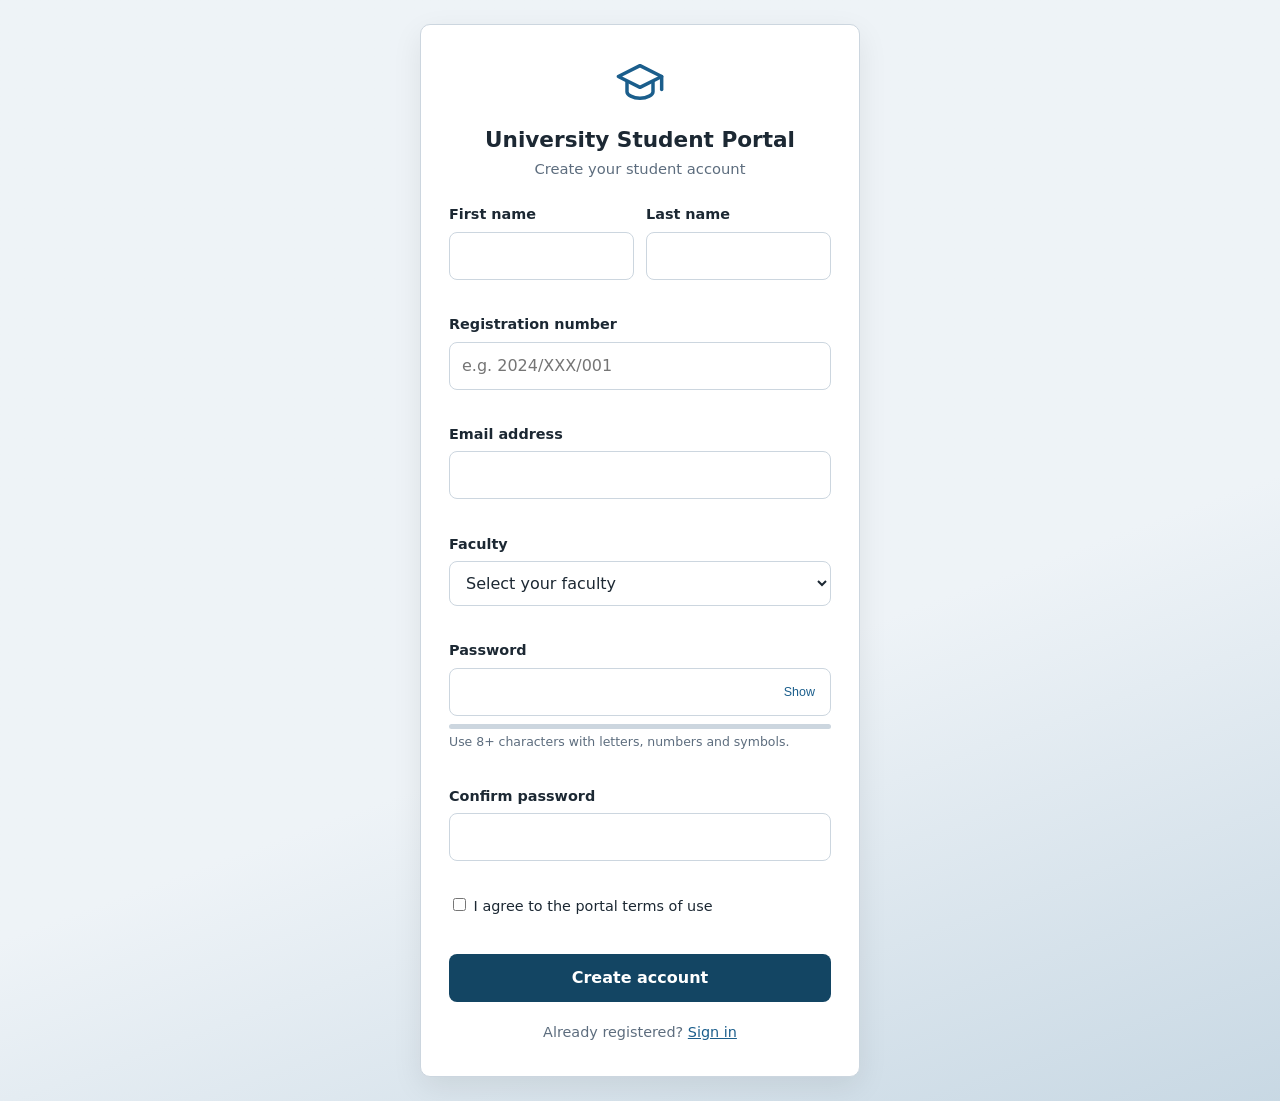
<file: index.html>
<!DOCTYPE html>
<html lang="en">
<head>
  <meta charset="UTF-8">
  <meta name="viewport" content="width=device-width, initial-scale=1">
  <meta name="description" content="Student portal sign-up template">
  <title>Student Sign Up | University Student Portal</title>
  <link rel="stylesheet" href="styles.css">
  <script src="app.js" defer></script>
</head>
<body>
  <main class="card">

    <header class="brand">
      <svg viewBox="0 0 24 24" fill="none" stroke="currentColor" stroke-width="1.6" stroke-linecap="round" stroke-linejoin="round" aria-hidden="true">
        <path d="M2 9l10-5 10 5-10 5z"/><path d="M6 11.5V16c0 1.5 2.7 3 6 3s6-1.5 6-3v-4.5"/><path d="M22 9v6"/>
      </svg>
      <h1 data-institution>University Student Portal</h1>
      <p>Create your student account</p>
    </header>

    <div id="alert" class="alert" role="alert" aria-live="polite"></div>

    <form id="signup-form" novalidate>
      <div class="row">
        <div class="field">
          <label for="firstName">First name</label>
          <input id="firstName" name="firstName" type="text" autocomplete="given-name" required>
          <p class="error" id="firstName-error"></p>
        </div>
        <div class="field">
          <label for="lastName">Last name</label>
          <input id="lastName" name="lastName" type="text" autocomplete="family-name" required>
          <p class="error" id="lastName-error"></p>
        </div>
      </div>

      <div class="field">
        <label for="regNo">Registration number</label>
        <input id="regNo" name="regNo" type="text" autocomplete="off" placeholder="e.g. 2024/XXX/001" required>
        <p class="error" id="regNo-error"></p>
      </div>

      <div class="field">
        <label for="email">Email address</label>
        <input id="email" name="email" type="email" autocomplete="email" required>
        <p class="error" id="email-error"></p>
      </div>

      <div class="field">
        <label for="faculty">Faculty</label>
        <select id="faculty" name="faculty" required>
          <option value="">Select your faculty</option>
          <option>Applied Sciences</option>
          <option>Computing and Informatics</option>
          <option>Engineering</option>
          <option>Medicine</option>
          <option>Business and Management</option>
          <option>Interdisciplinary Studies</option>
        </select>
        <p class="error" id="faculty-error"></p>
      </div>

      <div class="field">
        <label for="password">Password</label>
        <div class="password-wrap">
          <input id="password" name="password" type="password" autocomplete="new-password" required minlength="8" aria-describedby="strength-label">
          <button type="button" class="toggle-pw" data-toggle="password" aria-label="Show password">Show</button>
        </div>
        <div class="strength" aria-hidden="true"><span id="strength-bar"></span></div>
        <p class="strength-label" id="strength-label">Use 8+ characters with letters, numbers and symbols.</p>
        <p class="error" id="password-error"></p>
      </div>

      <div class="field">
        <label for="confirm">Confirm password</label>
        <input id="confirm" name="confirm" type="password" autocomplete="new-password" required>
        <p class="error" id="confirm-error"></p>
      </div>

      <div class="field">
        <label style="font-weight:400"><input type="checkbox" id="terms" style="width:auto"> I agree to the portal terms of use</label>
        <p class="error" id="terms-error"></p>
      </div>

      <button class="btn" type="submit">Create account</button>
    </form>

    <p class="switch">Already registered? <a href="login.html">Sign in</a></p>
  </main>
</body>
</html>
</file>
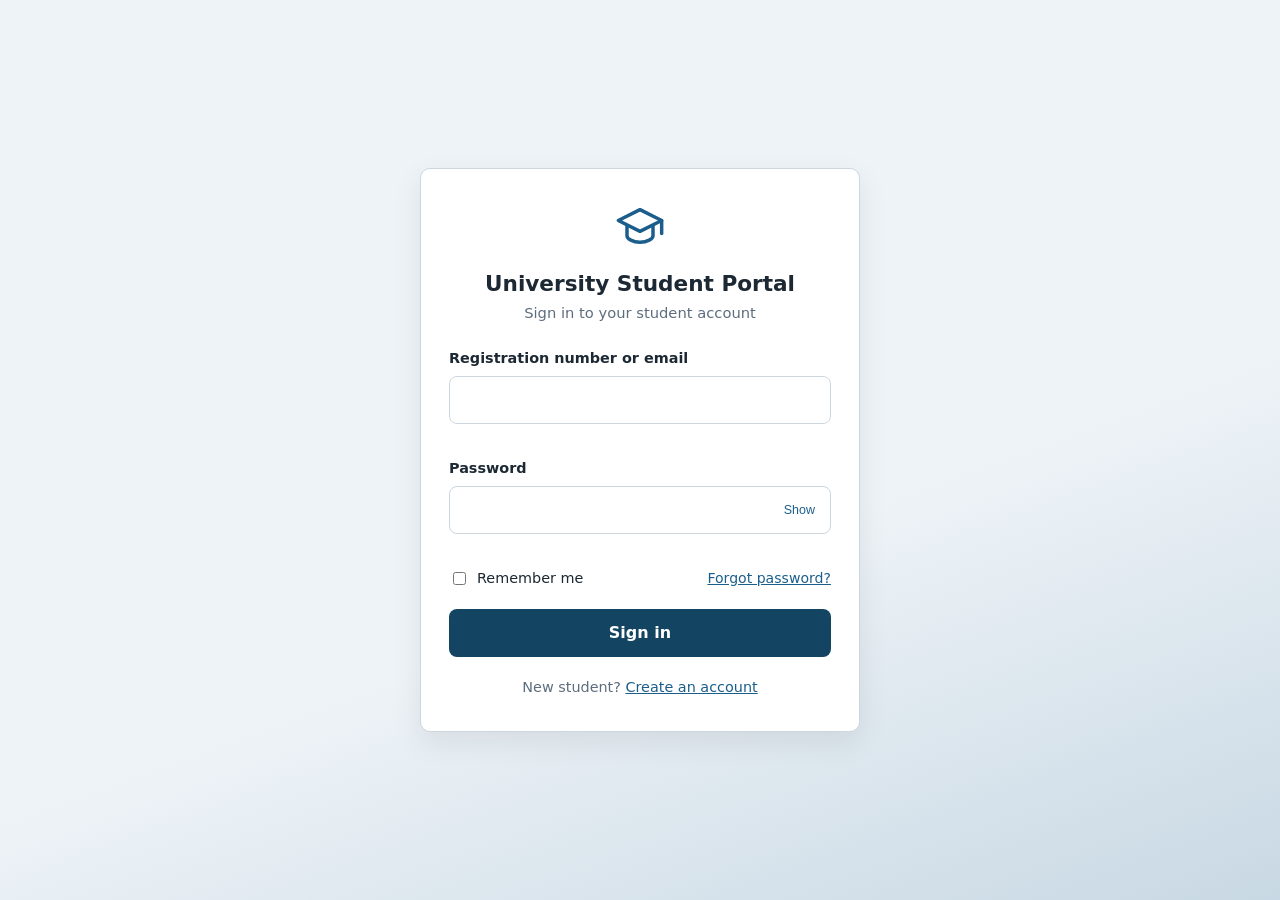
<file: login.html>
<!DOCTYPE html>
<html lang="en">
<head>
  <meta charset="UTF-8">
  <meta name="viewport" content="width=device-width, initial-scale=1">
  <meta name="description" content="Student portal login">
  <title>Student Login | University Student Portal</title>
  <link rel="stylesheet" href="styles.css">
  <script src="app.js" defer></script>
</head>
<body>
  <main class="card">

    <header class="brand">
      <svg viewBox="0 0 24 24" fill="none" stroke="currentColor" stroke-width="1.6" stroke-linecap="round" stroke-linejoin="round" aria-hidden="true">
        <path d="M2 9l10-5 10 5-10 5z"/><path d="M6 11.5V16c0 1.5 2.7 3 6 3s6-1.5 6-3v-4.5"/><path d="M22 9v6"/>
      </svg>
      <h1 data-institution>University Student Portal</h1>
      <p>Sign in to your student account</p>
    </header>

    <div id="alert" class="alert" role="alert" aria-live="polite"></div>

    <form id="login-form" novalidate>
      <div class="field">
        <label for="identifier">Registration number or email</label>
        <input id="identifier" name="identifier" type="text" autocomplete="username" required>
        <p class="error" id="identifier-error"></p>
      </div>

      <div class="field">
        <label for="password">Password</label>
        <div class="password-wrap">
          <input id="password" name="password" type="password" autocomplete="current-password" required minlength="8">
          <button type="button" class="toggle-pw" data-toggle="password" aria-label="Show password">Show</button>
        </div>
        <p class="error" id="password-error"></p>
      </div>

      <div class="inline">
        <label><input type="checkbox" id="remember"> Remember me</label>
        <a href="#" id="forgot">Forgot password?</a>
      </div>

      <button class="btn" type="submit">Sign in</button>
    </form>

    <p class="switch">New student? <a href="index.html">Create an account</a></p>
  </main>
</body>
</html>
</file>
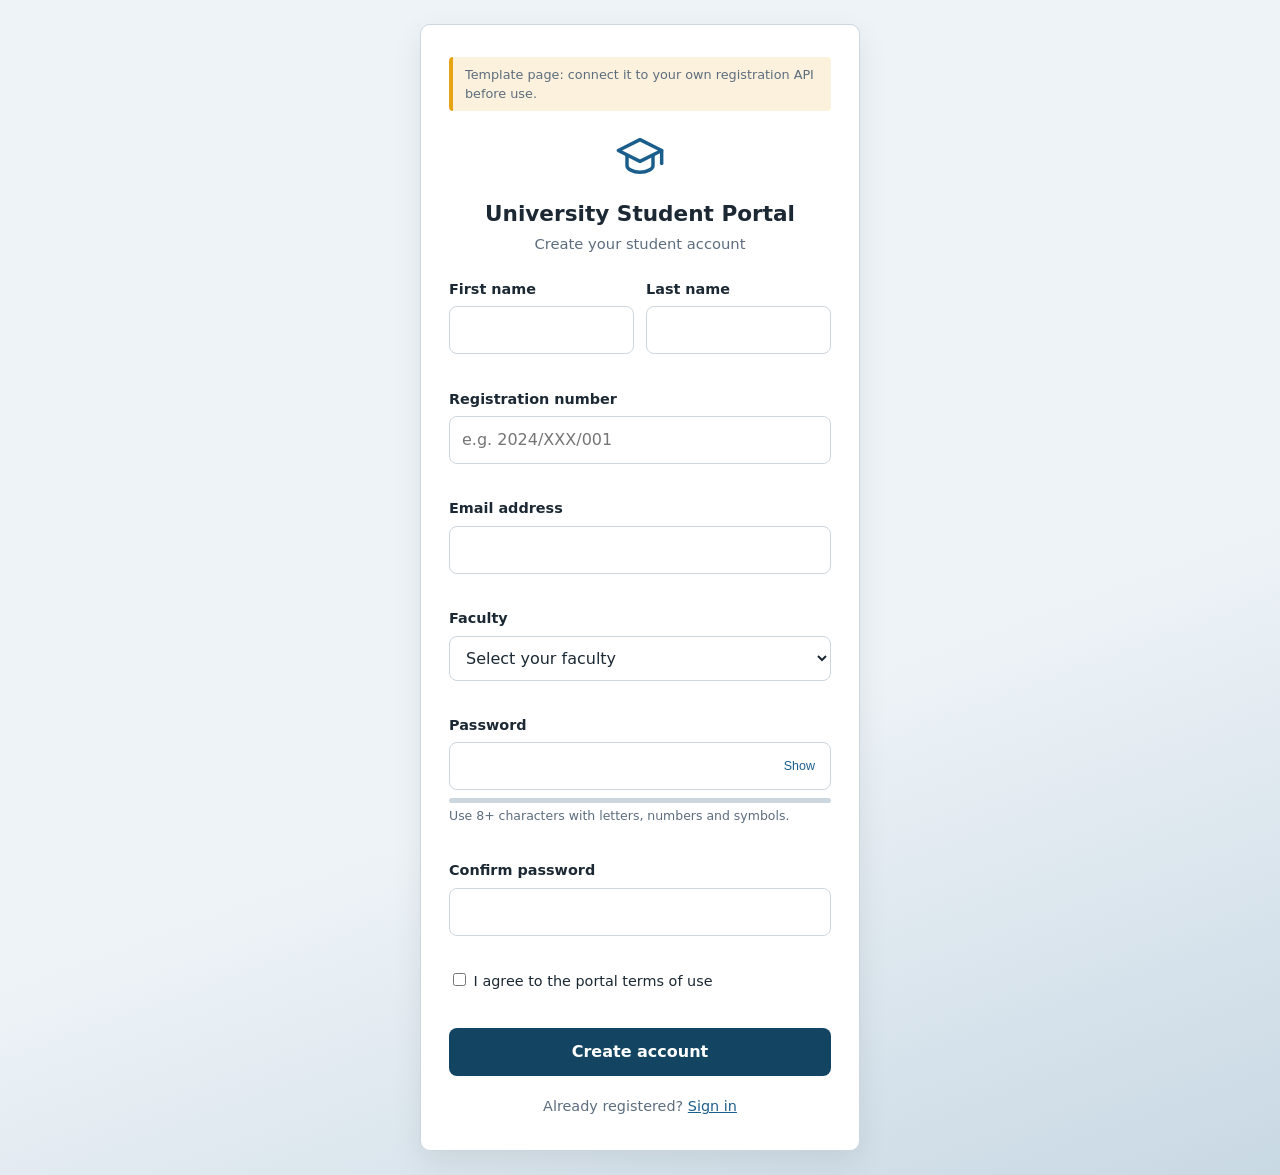
<file: signup.html>
<!DOCTYPE html>
<html lang="en">
<head>
  <meta charset="UTF-8">
  <meta name="viewport" content="width=device-width, initial-scale=1">
  <meta name="description" content="Student portal sign-up template">
  <title>Student Sign Up | University Student Portal</title>
  <link rel="stylesheet" href="styles.css">
  <script src="app.js" defer></script>
</head>
<body>
  <main class="card">
    <p class="demo-banner">Template page: connect it to your own registration API before use.</p>

    <header class="brand">
      <svg viewBox="0 0 24 24" fill="none" stroke="currentColor" stroke-width="1.6" stroke-linecap="round" stroke-linejoin="round" aria-hidden="true">
        <path d="M2 9l10-5 10 5-10 5z"/><path d="M6 11.5V16c0 1.5 2.7 3 6 3s6-1.5 6-3v-4.5"/><path d="M22 9v6"/>
      </svg>
      <h1 data-institution>University Student Portal</h1>
      <p>Create your student account</p>
    </header>

    <div id="alert" class="alert" role="alert" aria-live="polite"></div>

    <form id="signup-form" novalidate>
      <div class="row">
        <div class="field">
          <label for="firstName">First name</label>
          <input id="firstName" name="firstName" type="text" autocomplete="given-name" required>
          <p class="error" id="firstName-error"></p>
        </div>
        <div class="field">
          <label for="lastName">Last name</label>
          <input id="lastName" name="lastName" type="text" autocomplete="family-name" required>
          <p class="error" id="lastName-error"></p>
        </div>
      </div>

      <div class="field">
        <label for="regNo">Registration number</label>
        <input id="regNo" name="regNo" type="text" autocomplete="off" placeholder="e.g. 2024/XXX/001" required>
        <p class="error" id="regNo-error"></p>
      </div>

      <div class="field">
        <label for="email">Email address</label>
        <input id="email" name="email" type="email" autocomplete="email" required>
        <p class="error" id="email-error"></p>
      </div>

      <div class="field">
        <label for="faculty">Faculty</label>
        <select id="faculty" name="faculty" required>
          <option value="">Select your faculty</option>
          <option>Applied Sciences</option>
          <option>Computing and Informatics</option>
          <option>Engineering</option>
          <option>Medicine</option>
          <option>Business and Management</option>
          <option>Interdisciplinary Studies</option>
        </select>
        <p class="error" id="faculty-error"></p>
      </div>

      <div class="field">
        <label for="password">Password</label>
        <div class="password-wrap">
          <input id="password" name="password" type="password" autocomplete="new-password" required minlength="8" aria-describedby="strength-label">
          <button type="button" class="toggle-pw" data-toggle="password" aria-label="Show password">Show</button>
        </div>
        <div class="strength" aria-hidden="true"><span id="strength-bar"></span></div>
        <p class="strength-label" id="strength-label">Use 8+ characters with letters, numbers and symbols.</p>
        <p class="error" id="password-error"></p>
      </div>

      <div class="field">
        <label for="confirm">Confirm password</label>
        <input id="confirm" name="confirm" type="password" autocomplete="new-password" required>
        <p class="error" id="confirm-error"></p>
      </div>

      <div class="field">
        <label style="font-weight:400"><input type="checkbox" id="terms" style="width:auto"> I agree to the portal terms of use</label>
        <p class="error" id="terms-error"></p>
      </div>

      <button class="btn" type="submit">Create account</button>
    </form>

    <p class="switch">Already registered? <a href="login.html">Sign in</a></p>
  </main>
</body>
</html>
</file>
<file: styles.css>
/* Student portal template: shared styles (no external dependencies) */
:root {
  --brand: #1b5e8c;
  --brand-dark: #134563;
  --accent: #e8a317;
  --bg: #eef3f7;
  --card: #ffffff;
  --text: #1c2833;
  --muted: #5d6d7e;
  --border: #ccd6df;
  --error: #c0392b;
  --success: #1e8449;
  --radius: 10px;
  --font: system-ui, -apple-system, "Segoe UI", Roboto, Arial, sans-serif;
}

@media (prefers-color-scheme: dark) {
  :root {
    --bg: #0f1a22;
    --card: #17242e;
    --text: #e8eef2;
    --muted: #9fb0bd;
    --border: #2f4352;
    --brand: #4aa3d8;
    --brand-dark: #2d84b8;
    --error: #ff7b6b;
    --success: #58d68d;
  }
}

*, *::before, *::after { box-sizing: border-box; }

body {
  margin: 0;
  min-height: 100vh;
  display: grid;
  place-items: center;
  padding: 24px 16px;
  font-family: var(--font);
  color: var(--text);
  background: linear-gradient(160deg, var(--bg) 60%, color-mix(in srgb, var(--brand) 18%, var(--bg)));
  line-height: 1.5;
}

.card {
  width: 100%;
  max-width: 440px;
  background: var(--card);
  border: 1px solid var(--border);
  border-radius: var(--radius);
  padding: 32px 28px;
  box-shadow: 0 10px 30px rgba(0, 0, 0, 0.08);
}

.demo-banner {
  margin: 0 0 20px;
  padding: 8px 12px;
  font-size: 0.8rem;
  color: var(--muted);
  background: color-mix(in srgb, var(--accent) 15%, transparent);
  border-left: 4px solid var(--accent);
  border-radius: 4px;
}

.brand { text-align: center; margin-bottom: 24px; }
.brand svg { width: 52px; height: 52px; color: var(--brand); }
.brand h1 { margin: 8px 0 2px; font-size: 1.35rem; }
.brand p { margin: 0; color: var(--muted); font-size: 0.92rem; }

.field { margin-bottom: 16px; }
.row { display: grid; grid-template-columns: 1fr 1fr; gap: 12px; }
@media (max-width: 440px) { .row { grid-template-columns: 1fr; } }

label { display: block; margin-bottom: 6px; font-size: 0.9rem; font-weight: 600; }

input, select {
  width: 100%;
  padding: 11px 12px;
  font: inherit;
  color: var(--text);
  background: var(--card);
  border: 1.5px solid var(--border);
  border-radius: 8px;
  transition: border-color 0.15s, box-shadow 0.15s;
}

input:focus-visible, select:focus-visible, button:focus-visible, a:focus-visible {
  outline: none;
  border-color: var(--brand);
  box-shadow: 0 0 0 3px color-mix(in srgb, var(--brand) 30%, transparent);
}

input[aria-invalid="true"] { border-color: var(--error); }

.error {
  min-height: 1.1em;
  margin: 4px 0 0;
  font-size: 0.8rem;
  color: var(--error);
}

.password-wrap { position: relative; }
.password-wrap input { padding-right: 64px; }
.toggle-pw {
  position: absolute;
  top: 50%;
  right: 8px;
  transform: translateY(-50%);
  padding: 4px 8px;
  font-size: 0.78rem;
  color: var(--brand);
  background: none;
  border: 0;
  border-radius: 6px;
  cursor: pointer;
}

.strength { height: 5px; margin-top: 8px; background: var(--border); border-radius: 3px; overflow: hidden; }
.strength span { display: block; height: 100%; width: 0; background: var(--error); transition: width 0.25s, background 0.25s; }
.strength-label { margin: 4px 0 0; font-size: 0.78rem; color: var(--muted); }

.inline { display: flex; justify-content: space-between; align-items: center; margin: 4px 0 20px; font-size: 0.88rem; }
.inline label { display: flex; align-items: center; gap: 8px; margin: 0; font-weight: 400; }
.inline input[type="checkbox"] { width: auto; }

.btn {
  width: 100%;
  padding: 12px;
  font: inherit;
  font-weight: 600;
  color: #fff;
  background: var(--brand-dark);
  border: 0;
  border-radius: 8px;
  cursor: pointer;
  transition: filter 0.15s, transform 0.05s;
}
.btn:hover:not(:disabled) { filter: brightness(1.1); }
.btn:active:not(:disabled) { transform: translateY(1px); }
.btn:disabled { opacity: 0.6; cursor: not-allowed; }

.alert { display: none; margin-bottom: 16px; padding: 10px 12px; font-size: 0.88rem; border-radius: 8px; }
.alert.show { display: block; }
.alert.err { color: var(--error); background: color-mix(in srgb, var(--error) 12%, transparent); }
.alert.ok { color: var(--success); background: color-mix(in srgb, var(--success) 12%, transparent); }

.switch { margin: 20px 0 0; text-align: center; font-size: 0.9rem; color: var(--muted); }
a { color: var(--brand); }

@media (prefers-reduced-motion: reduce) {
  * { transition: none !important; }
}
</file>
